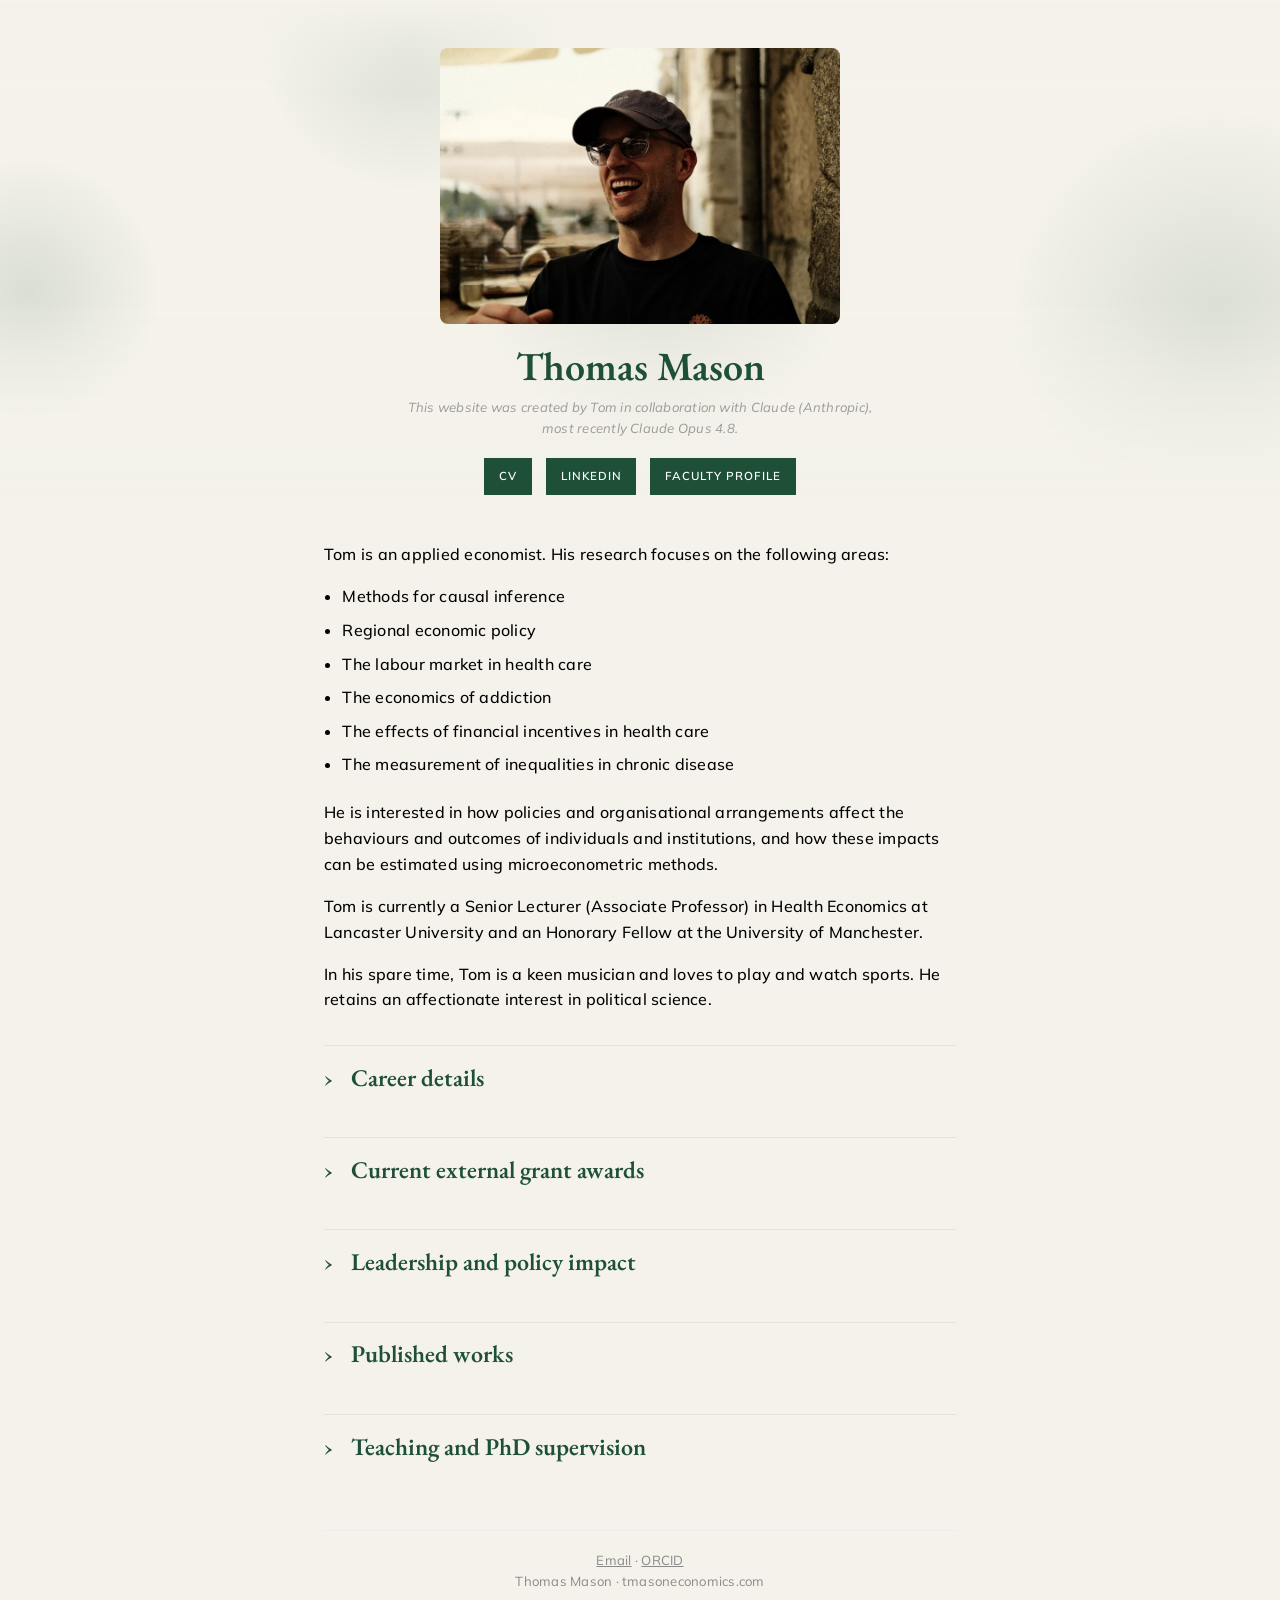
<file: index.html>
<!DOCTYPE html>
<html lang="en-GB">
<head>
<meta charset="utf-8">
<meta name="viewport" content="width=device-width, initial-scale=1">
<title>Thomas Mason | Applied Economist</title>
<meta name="description" content="Thomas Mason is an applied economist at Lancaster University working on the economics of health, work and public policy, using quasi-experimental methods and large-scale administrative data.">
<link rel="stylesheet" href="style.css">
</head>
<body>
<div class="wrap">
<header class="hero">
  <canvas class="hero-bg" aria-hidden="true"></canvas>
  <img src="headshot.jpg" alt="Thomas Mason" class="portrait">
  <h1>Thomas Mason</h1>
  <p class="credit">This website was created by Tom in collaboration with Claude (Anthropic), most recently Claude Opus 4.8.</p>
  <div class="btns">
    <a href="files/Thomas-Mason-CV.pdf">CV</a>
    <a href="https://www.linkedin.com/in/thomas-mason-5a448028/">LinkedIn</a>
    <a href="https://www.lancaster.ac.uk/health-and-medicine/dhr/people/thomas-mason">Faculty profile</a>
  </div>
</header>

<main>
<p>Tom is an applied economist. His research focuses on the following areas:</p>

<ul class="bul">
  <li>Methods for causal inference</li>
  <li>Regional economic policy</li>
  <li>The labour market in health care</li>
  <li>The economics of addiction</li>
  <li>The effects of financial incentives in health care</li>
  <li>The measurement of inequalities in chronic disease</li>
</ul>

<p>He is interested in how policies and organisational arrangements affect the behaviours and outcomes of individuals and institutions, and how these impacts can be estimated using microeconometric methods.</p>

<p>Tom is currently a Senior Lecturer (Associate Professor) in Health Economics at Lancaster University and an Honorary Fellow at the University of Manchester.</p>

<p>In his spare time, Tom is a keen musician and loves to play and watch sports. He retains an affectionate interest in political science.</p>

<details id="career">
<summary>Career details</summary>
<h3>Education</h3>
<p>BA(Hons) Economics and Politics, MSc Economics, PhD in Health Economics (University of Manchester, 2019); Fellow of the Higher Education Academy (FHEA)</p>
<p>MSc modules: Microeconomics; Macroeconomics; Time-series Analysis; Cross-Section Econometrics; Applied Econometrics; Mathematics in Economics; Financial Economics; Mechanism Design and Auction Theory</p>
<p>MSc thesis: Intergenerational transmission of drinking behaviours: an application using instrumental variables in the Health Survey for England</p>
<p>PhD thesis: Substance misuse related hospital admissions, costs and treatment outcomes: econometric analysis of administrative data for England. <a href="files/Thomas-Mason-PhD-thesis.pdf">Download (PDF)</a></p>
<h3>Appointments</h3>
<ul class="bul">
  <li>Senior Lecturer (Associate Professor (with tenure)) in Health Economics, Lancaster University, 2022-present.</li>
  <li>Research Fellow (Health Economics) and Lecturer (MSc Economics), University of Manchester, 2020-2022.</li>
  <li>Senior Research Analyst, HEOR Ltd. (private-sector consultancy), 2018-2020.</li>
  <li>Research Associate, then Research Fellow, University of Manchester, October 2010-2018.</li>
</ul>
</details>

<details>
<summary>Current external grant awards</summary>
<p>Tom is or has been a co-investigator on over &pound;13m of externally awarded research funding, from funders including the NIHR, MRC, the DHSC Policy Research Programme and NHS England. His current externally funded projects include:</p>

<h3 class="dark">The effects of regional economic policy on economic and health outcomes</h3>
<p>Tom leads a quantitative evaluation of the economic, equity and health effects of regional economic policy (community wealth building), using modern econometric approaches including generalised synthetic control and Callaway and Sant'Anna difference-in-differences (<a href="https://fundingawards.nihr.ac.uk/award/NIHR169449">NIHR169449</a>, &pound;1.6m).</p>

<h3 class="dark">The effects of care continuity under task substitution from physicians to nurse practitioners in primary care</h3>
<p>Tom is a co-investigator on a study estimating the effects of nurse practitioner continuity of care on patient outcomes and health care use under task substitution (chronic disease management), using propensity score matching and large-scale linked individual-level primary and secondary care data with national coverage (NIHR Three Schools follow-on prevention award, &pound;100k).</p>

<h3 class="dark">The economics of addiction</h3>
<p>Tom co-leads the drug and alcohol theme of the Lancaster NIHR Mental Health Research Group, quantifying the economic and health consequences of co-occurring acute mental health and addiction disorders (<a href="https://fundingawards.nihr.ac.uk/award/NIHR502773">NIHR502773</a>, &pound;11.3m).</p>

</details>

<details>
<summary>Leadership and policy impact</summary>
<p>Tom is co-Director of Research in the Division of Health Research at Lancaster University, and a member of the NIHR Public Health Research Programme Funding Committee, providing economics expertise. He is co-convenor of the economics network for the NIHR School for Public Health Research, and co-ordinates the international health economics mailing list on JISCMail. He is an Honorary Fellow of the University of Manchester and an Affiliate of The Work Foundation, a labour-market and employment think tank.</p>

<p>His research has informed national policy and NHS decision-making. A public health resource allocation formula he co-developed was adopted by the Department of Health as the basis for target allocations of the public health grant from 2016, and his evaluations have been commissioned by and reported to bodies including NHS England, the Department of Health and the Home Office.</p>

</details>

<details id="research">
<summary>Published works</summary>

<h3>Selected publications</h3>
<p><em>A selection of Tom's work; the full list by theme follows below.</em></p>
<ul>
  <li><strong>Mason T</strong>, Whittaker W, Jones A, Sutton M. Did paying drugs misuse treatment providers for outcomes lead to unintended consequences for hospital admissions? Difference-in-differences analysis of a pay-for-performance scheme in England. <em>Addiction</em>, 2021. <a href="https://doi.org/10.1111/add.15486">doi:10.1111/add.15486</a></li>
  <li><strong>Mason T</strong>, Sutton M, Whittaker W, Birch S. Exploring the limitations of age-based models for health care planning. <em>Social Science &amp; Medicine</em>, 2015. <a href="https://doi.org/10.1016/j.socscimed.2015.03.005">doi:10.1016/j.socscimed.2015.03.005</a></li>
  <li><strong>Mason T</strong>, Sutton M, Whittaker W, et al. The impact of paying treatment providers for outcomes: difference-in-differences analysis of the 'payment by results for drugs recovery' pilot. <em>Addiction</em>, 2015. <a href="https://doi.org/10.1111/add.12920">doi:10.1111/add.12920</a> (Shortlisted, EMCDDA Scientific Committee award, 2016.)</li>
  <li><strong>Mason T</strong>, Lau Y-S, Sutton M. Is the distribution of care quality provided under pay-for-performance equitable? Evidence from the Advancing Quality programme in England. <em>International Journal for Equity in Health</em>, 2016. <a href="https://doi.org/10.1186/s12939-016-0434-5">doi:10.1186/s12939-016-0434-5</a></li>
  <li>Urwin S, Lau Y-S, <strong>Mason T</strong>. Investigating the relationship between formal and informal care: an application using panel data for people living together. <em>Health Economics</em>, 2019. <a href="https://doi.org/10.1002/hec.3887">doi:10.1002/hec.3887</a></li>
</ul>

<details class="theme">
<summary>The labour market in the health sector<span class="theme-intro">Tom studies the health care labour market, including how the size, shape and skill mix of the future workforce should be planned.</span></summary>
<ul>
  <li>Mason T, Sutton M, Whittaker W, Birch S. Exploring the limitations of age-based models for health care planning. <em>Social Science &amp; Medicine</em>, 2015. <a href="https://doi.org/10.1016/j.socscimed.2015.03.005">doi:10.1016/j.socscimed.2015.03.005</a></li>
  <li>Urwin S, Lau Y-S, Mason T. Investigating the relationship between formal and informal care: an application using panel data for people living together. <em>Health Economics</em>, 2019. <a href="https://doi.org/10.1002/hec.3887">doi:10.1002/hec.3887</a></li>
  <li>Birch S, Tomblin Murphy G, MacKenzie A, Whittaker W, Mason T. Will the need-based planning of health human resources currently undertaken in several countries lead to excess supply and inefficiency? A comment on Basu and Pak. <em>Health Economics</em>, 2017. <a href="https://doi.org/10.1002/hec.3370">doi:10.1002/hec.3370</a></li>
  <li>Birch S, Mason T, Sutton M, Whittaker W. Not enough doctors or not enough needs? Refocusing health workforce planning from providers and services to populations and needs. <em>Journal of Health Services Research and Policy</em>, 2013. <a href="https://doi.org/10.1177/1355819612473592">doi:10.1177/1355819612473592</a></li>
  <li>Al Dhuhaibat A, Mason T, Koornneef E. The economic impact of medical scribe provision on physician productivity in outpatient clinics: a scoping review. <em>Cost Effectiveness and Resource Allocation</em>, 2026. <a href="https://doi.org/10.1186/s12962-026-00764-7">doi:10.1186/s12962-026-00764-7</a></li>
</ul>
</details>

<details class="theme">
<summary>Incentives and provider behaviour<span class="theme-intro">Tom evaluates how incentive schemes such as pay-for-performance affect the behaviour of health care providers, and whether they achieve their intended aims without unintended consequences.</span></summary>
<ul>
  <li>Mason T, Whittaker W, Jones A, Sutton M. Did paying drugs misuse treatment providers for outcomes lead to unintended consequences for hospital admissions? Difference-in-differences analysis of a pay-for-performance scheme in England. <em>Addiction</em>, 2021. <a href="https://doi.org/10.1111/add.15486">doi:10.1111/add.15486</a></li>
  <li>Mason T, Lau Y-S, Sutton M. Is the distribution of care quality provided under pay-for-performance equitable? Evidence from the Advancing Quality programme in England. <em>International Journal for Equity in Health</em>, 2016. <a href="https://doi.org/10.1186/s12939-016-0434-5">doi:10.1186/s12939-016-0434-5</a></li>
  <li>Mason T, Sutton M, Whittaker W, et al. The impact of paying treatment providers for outcomes: difference-in-differences analysis of the 'payment by results for drugs recovery' pilot. <em>Addiction</em>, 2015. <a href="https://doi.org/10.1111/add.12920">doi:10.1111/add.12920</a> (Shortlisted, EMCDDA Scientific Committee award, 2016.)</li>
  <li>Jones A, Pierce M, Sutton M, Mason T, Millar T. Does paying service providers by results improve recovery outcomes for drug misusers in treatment in England? <em>Addiction</em>, 2018. <a href="https://doi.org/10.1111/add.13960">doi:10.1111/add.13960</a></li>
  <li>McDonald R, Boaden R, Roland M, &hellip; Mason T, et al. A qualitative and quantitative evaluation of the Advancing Quality pay-for-performance programme in the NHS North West. <em>Health Services and Delivery Research</em>, 2015. <a href="https://doi.org/10.3310/hsdr03230">doi:10.3310/hsdr03230</a></li>
  <li>Allen T, Mason T, Whittaker W. Impacts of pay for performance on the quality of primary care. <em>Risk Management and Healthcare Policy</em>, 2014. <a href="https://doi.org/10.2147/RMHP.S46423">doi:10.2147/RMHP.S46423</a></li>
</ul>
</details>

<details class="theme">
<summary>Regional policy and resource allocation<span class="theme-intro">Tom examines how health care resources are distributed across geographical areas, including the development of needs-based funding formulae for local services.</span></summary>
<ul>
  <li>Jones A, Hayhurst K, Whittaker W, Mason T, Sutton M. Development of a resource allocation formula for substance misuse treatment services. <em>Journal of Public Health</em>, 2018. <a href="https://doi.org/10.1093/pubmed/fdx160">doi:10.1093/pubmed/fdx160</a></li>
  <li>Whittaker W, Hayhurst K, Jones A, Mason T, Sutton M. <em>Resource Allocation for Local Public Health</em>. Report for the Department of Health, 2015. <a href="https://www.gov.uk/government/uploads/system/uploads/attachment_data/file/466509/Resource_allocation_for_public_health.pdf">Report (PDF)</a></li>
  <li>Hammond J, Lorne C, Coleman A, &hellip; Mason T, et al. The spatial politics of place and health policy: exploring Sustainability and Transformation Plans in the English NHS. <em>Social Science &amp; Medicine</em>, 2017. <a href="https://doi.org/10.1016/j.socscimed.2017.08.007">doi:10.1016/j.socscimed.2017.08.007</a></li>
</ul>
</details>

<details class="theme">
<summary>The organisation and delivery of health services<span class="theme-intro">Tom studies how health services are organised and delivered, including the economic consequences of moving care between settings and of reforms to commissioning.</span></summary>
<ul>
  <li>Mason T, Jones C, Sutton M, et al. Retrospective economic analysis of the transfer of services from hospitals to the community: an application to an enhanced eye care service. <em>BMJ Open</em>, 2017. <a href="https://doi.org/10.1136/bmjopen-2016-014089">doi:10.1136/bmjopen-2016-014089</a></li>
  <li>Ackerley S, Mason T, Partington A, et al. Can we enhance neurorehabilitation through regional implementation of group-based telerehabilitation? <em>BMJ Open</em>, 2026. <a href="https://doi.org/10.1136/bmjopen-2025-101820">doi:10.1136/bmjopen-2025-101820</a></li>
  <li>Hammond J, Mason T, Sutton M, et al. Exploring the impacts of the 2012 Health and Social Care Act reforms to commissioning on clinical activity in the English NHS: a mixed methods study of cervical screening. <em>BMJ Open</em>, 2019. <a href="https://doi.org/10.1136/bmjopen-2018-024156">doi:10.1136/bmjopen-2018-024156</a></li>
</ul>
</details>

<details class="theme">
<summary>Inequalities in health and care<span class="theme-intro">Tom investigates how the quality and outcomes of care vary across places and population groups, and whether interventions widen or narrow these inequalities.</span></summary>
<ul>
  <li>Mason T, Whittaker W, Dumville JC, Bower P. Variation in appropriate diabetes care and treatment targets in urban and rural areas in England: an observational study of the 'rule of halves'. <em>BMJ Open</em>, 2022. <a href="https://doi.org/10.1136/bmjopen-2021-057244">doi:10.1136/bmjopen-2021-057244</a></li>
  <li>Lam CHM, Mason T, Hollingsworth B. Enduring inequalities in cancer care experience across England: a longitudinal analysis of NHS trusts, 2015-23. <em>Journal of Public Health</em>, 2026.</li>
  <li>Chatzi G, Whittaker W, Chandola T, Mason T, et al. Could diabetes prevention programmes result in the widening of sociodemographic inequalities in type 2 diabetes? Comparison of survey and administrative data for England. <em>Journal of Epidemiology and Community Health</em>, 2023. <a href="https://doi.org/10.1136/jech-2022-219654">doi:10.1136/jech-2022-219654</a></li>
  <li>Chatzi G, Mason T, Chandola T, et al. Sociodemographic disparities in non-diabetic hyperglycaemia and the transition to type 2 diabetes: evidence from the English Longitudinal Study of Ageing. <em>Diabetic Medicine</em>, 2020. <a href="https://doi.org/10.1111/dme.14343">doi:10.1111/dme.14343</a></li>
</ul>
</details>

<details class="theme">
<summary>Research methods and evidence synthesis<span class="theme-intro">Tom develops and appraises quantitative methods, including measurement, machine learning and novel performance metrics, and synthesises evidence through systematic and scoping reviews.</span></summary>
<ul>
  <li>Urwin S, Mason T, Whittaker W. Do different means of recording sexual orientation affect its relationship with health and wellbeing? <em>Health Economics</em>, 2021. <a href="https://doi.org/10.1002/hec.4422">doi:10.1002/hec.4422</a></li>
  <li>Lam CHM, Mason T, Hollingsworth B. Measuring performance in cancer services during COVID-19 and beyond: a novel case throughput metric using NHS Cancer Waiting Times data. <em>Journal of Public Health</em>, 2026. <a href="https://doi.org/10.1093/pubmed/fdag041">doi:10.1093/pubmed/fdag041</a></li>
  <li>Lam CHM, Cheung KC, Mason T, Hollingsworth B. COVID-19's disruptions to cancer care pathways and widening of health inequalities in the UK: a systematic review. <em>BMC Health Services Research</em>, 2026. <a href="https://doi.org/10.1186/s12913-026-14313-8">doi:10.1186/s12913-026-14313-8</a></li>
  <li>Alqawasmeh KA, Mason T, Morris A, et al. Facilitators and barriers to generic and biosimilar medications in the Middle East and North Africa: insights from physicians and pharmacists &mdash; a systematic review. <em>European Journal of Clinical Pharmacology</em>, 2025. <a href="https://doi.org/10.1007/s00228-025-03819-5">doi:10.1007/s00228-025-03819-5</a></li>
  <li>Norman G, Mason T, Dumville JC, Bower P, Wilson P, Cullum N. Approaches to enabling rapid evaluation of innovations in health and social care: a scoping review of evidence from high-income countries. <em>BMJ Open</em>, 2022. <a href="https://doi.org/10.1136/bmjopen-2022-064345">doi:10.1136/bmjopen-2022-064345</a></li>
  <li>Gordon J, Norman M, Hurst M, Mason T, et al. Using machine learning to predict anticoagulation control in atrial fibrillation: a UK Clinical Practice Research Datalink study. <em>Informatics in Medicine Unlocked</em>, 2021. <a href="https://doi.org/10.1016/j.imu.2021.100688">doi:10.1016/j.imu.2021.100688</a></li>
</ul>
</details>
</details>

<details id="teaching">
<summary>Teaching and PhD supervision</summary>
<h3>Teaching</h3>
<p>Tom's current and past taught modules: Econometrics (BSc Economics); Economics of Health (MSc Economics); Applied Health Economics (PhD and MSc in Health Economics and Policy); Data Analysis (PhD and MSc in Health Economics and Policy).</p>
<h3>PhD supervision</h3>
<p>Tom currently supervises PhD students on a range of topics across his research expertise, including estimating the effects of AI-assisted diagnosis in breast cancer screening, the impacts of admission to hospital at the weekend or weeknight for emergency care outcomes, the productivity impacts of the adoption of scribes in secondary care, and the effects of COVID-19 on inequalities in cancer care in England. He is happy to accept enquiries for PhD study on questions across his research interests.</p>
</details>
</main>

<footer>
<a href="&#109;&#97;&#105;&#108;&#116;&#111;&#58;&#116;&#46;&#109;&#97;&#115;&#111;&#110;&#53;&#64;&#108;&#97;&#110;&#99;&#97;&#115;&#116;&#101;&#114;&#46;&#97;&#99;&#46;&#117;&#107;">Email</a> &middot; <a href="https://orcid.org/0000-0003-3135-0364">ORCID</a><br>
Thomas Mason &middot; tmasoneconomics.com
</footer>
</div>
<script>
(function(){
  var c=document.querySelector('.hero-bg'); if(!c) return;
  var ctx,W,H,blobs,raf,STONE='#f4f2ea';
  var reduce=window.matchMedia&&window.matchMedia('(prefers-reduced-motion: reduce)').matches;
  function size(){var r=c.getBoundingClientRect();var d=Math.min(window.devicePixelRatio||1,2);c.width=Math.max(1,r.width*d);c.height=Math.max(1,r.height*d);ctx=c.getContext('2d');ctx.setTransform(d,0,0,d,0,0);W=r.width;H=r.height;}
  function initBlobs(){blobs=[];for(var i=0;i<4;i++){blobs.push({x:Math.random()*W,y:Math.random()*H,vx:(Math.random()-.5)*.26,vy:(Math.random()-.5)*.2,r:120+Math.random()*90});}}
  function draw(move){ctx.fillStyle=STONE;ctx.fillRect(0,0,W,H);for(var i=0;i<blobs.length;i++){var b=blobs[i];if(move){b.x+=b.vx;b.y+=b.vy;if(b.x<-50||b.x>W+50)b.vx*=-1;if(b.y<-50||b.y>H+50)b.vy*=-1;}var g=ctx.createRadialGradient(b.x,b.y,0,b.x,b.y,b.r);g.addColorStop(0,'rgba(30,80,56,0.12)');g.addColorStop(1,'rgba(30,80,56,0)');ctx.fillStyle=g;ctx.beginPath();ctx.arc(b.x,b.y,b.r,0,7);ctx.fill();}}
  function loop(){draw(true);raf=requestAnimationFrame(loop);}
  function start(){size();initBlobs();if(reduce){draw(false);}else{if(raf)cancelAnimationFrame(raf);loop();}}
  start();
  window.addEventListener('load',start);
  var t;window.addEventListener('resize',function(){clearTimeout(t);t=setTimeout(start,200);});
})();
</script>
</body>
</html>
</file>
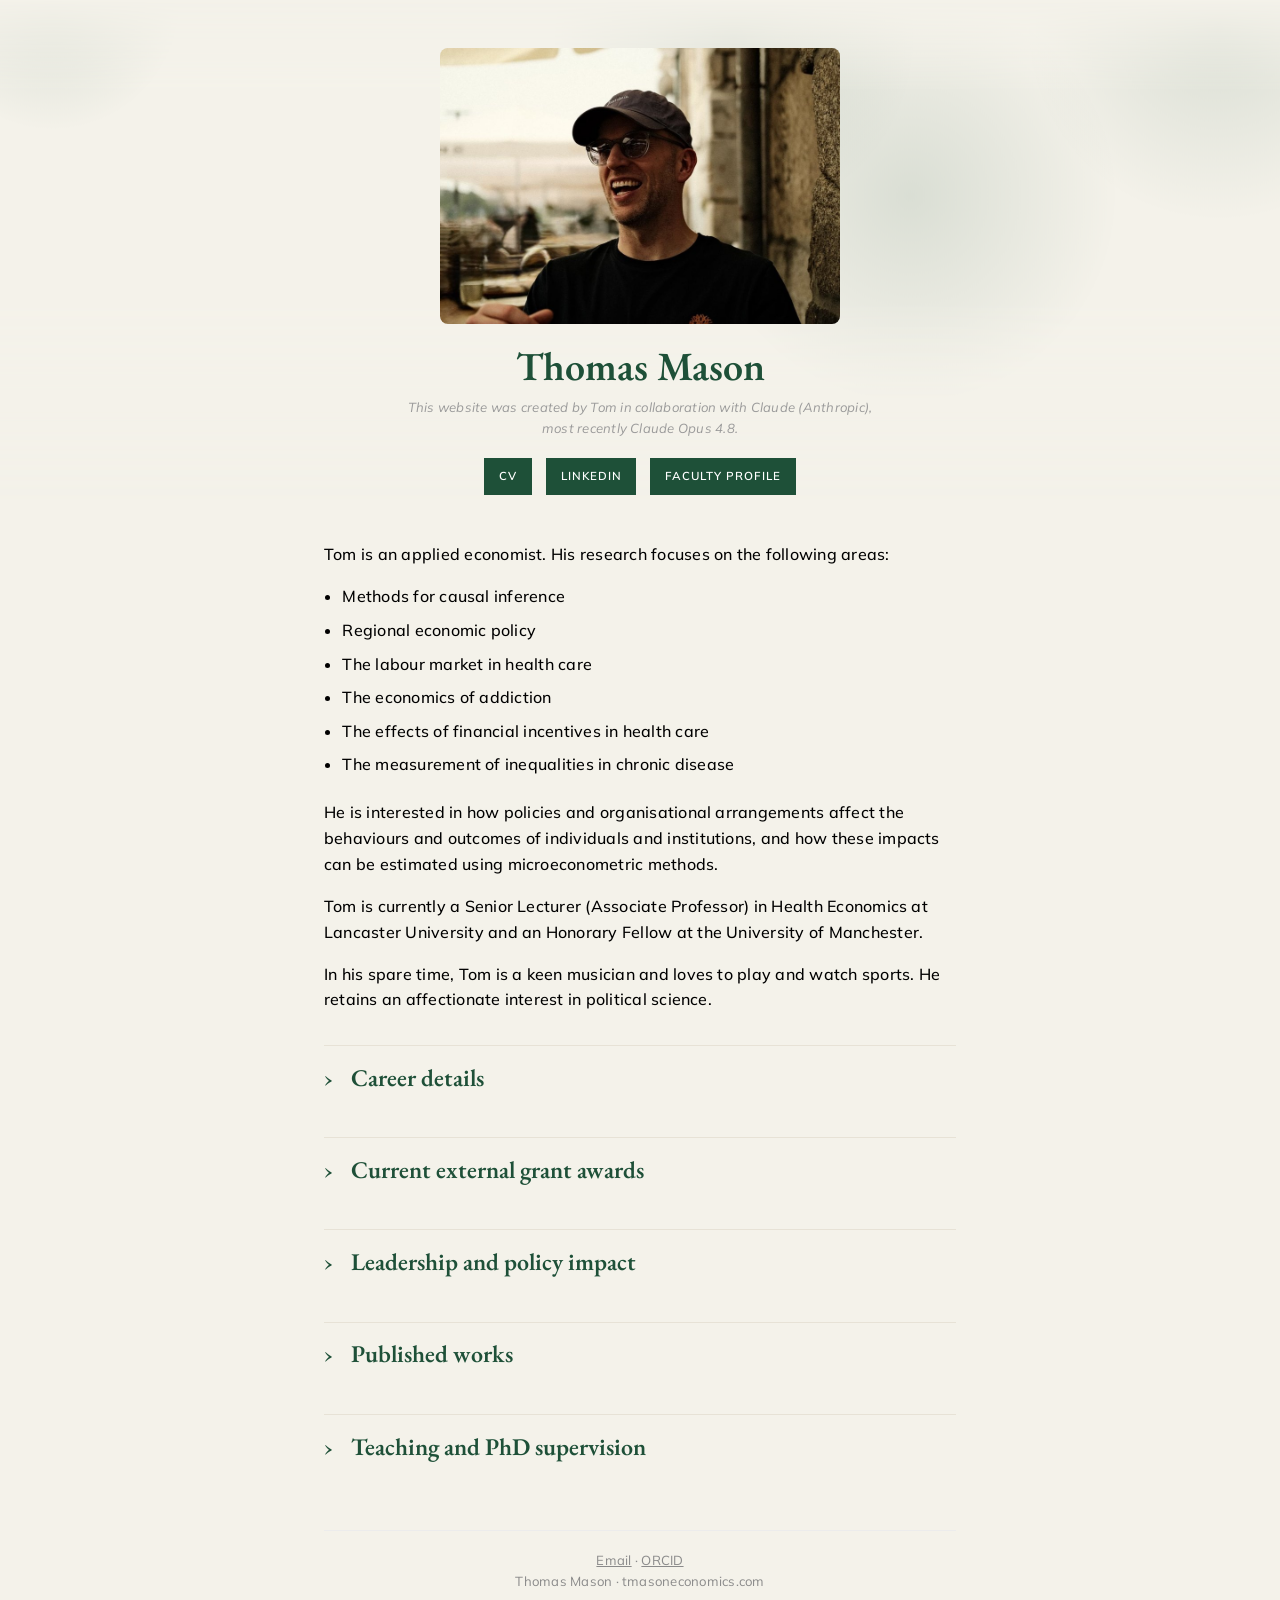
<file: cv.html>
<!DOCTYPE html>
<html lang="en-GB">
<head>
<meta charset="utf-8">
<meta http-equiv="refresh" content="0; url=index.html#career">
<link rel="canonical" href="https://tmasoneconomics.com/index.html#career">
<title>Career details | Thomas Mason</title>
</head>
<body>
<p>This page has moved: <a href="index.html#career">tmasoneconomics.com#career</a></p>
</body>
</html>
</file>
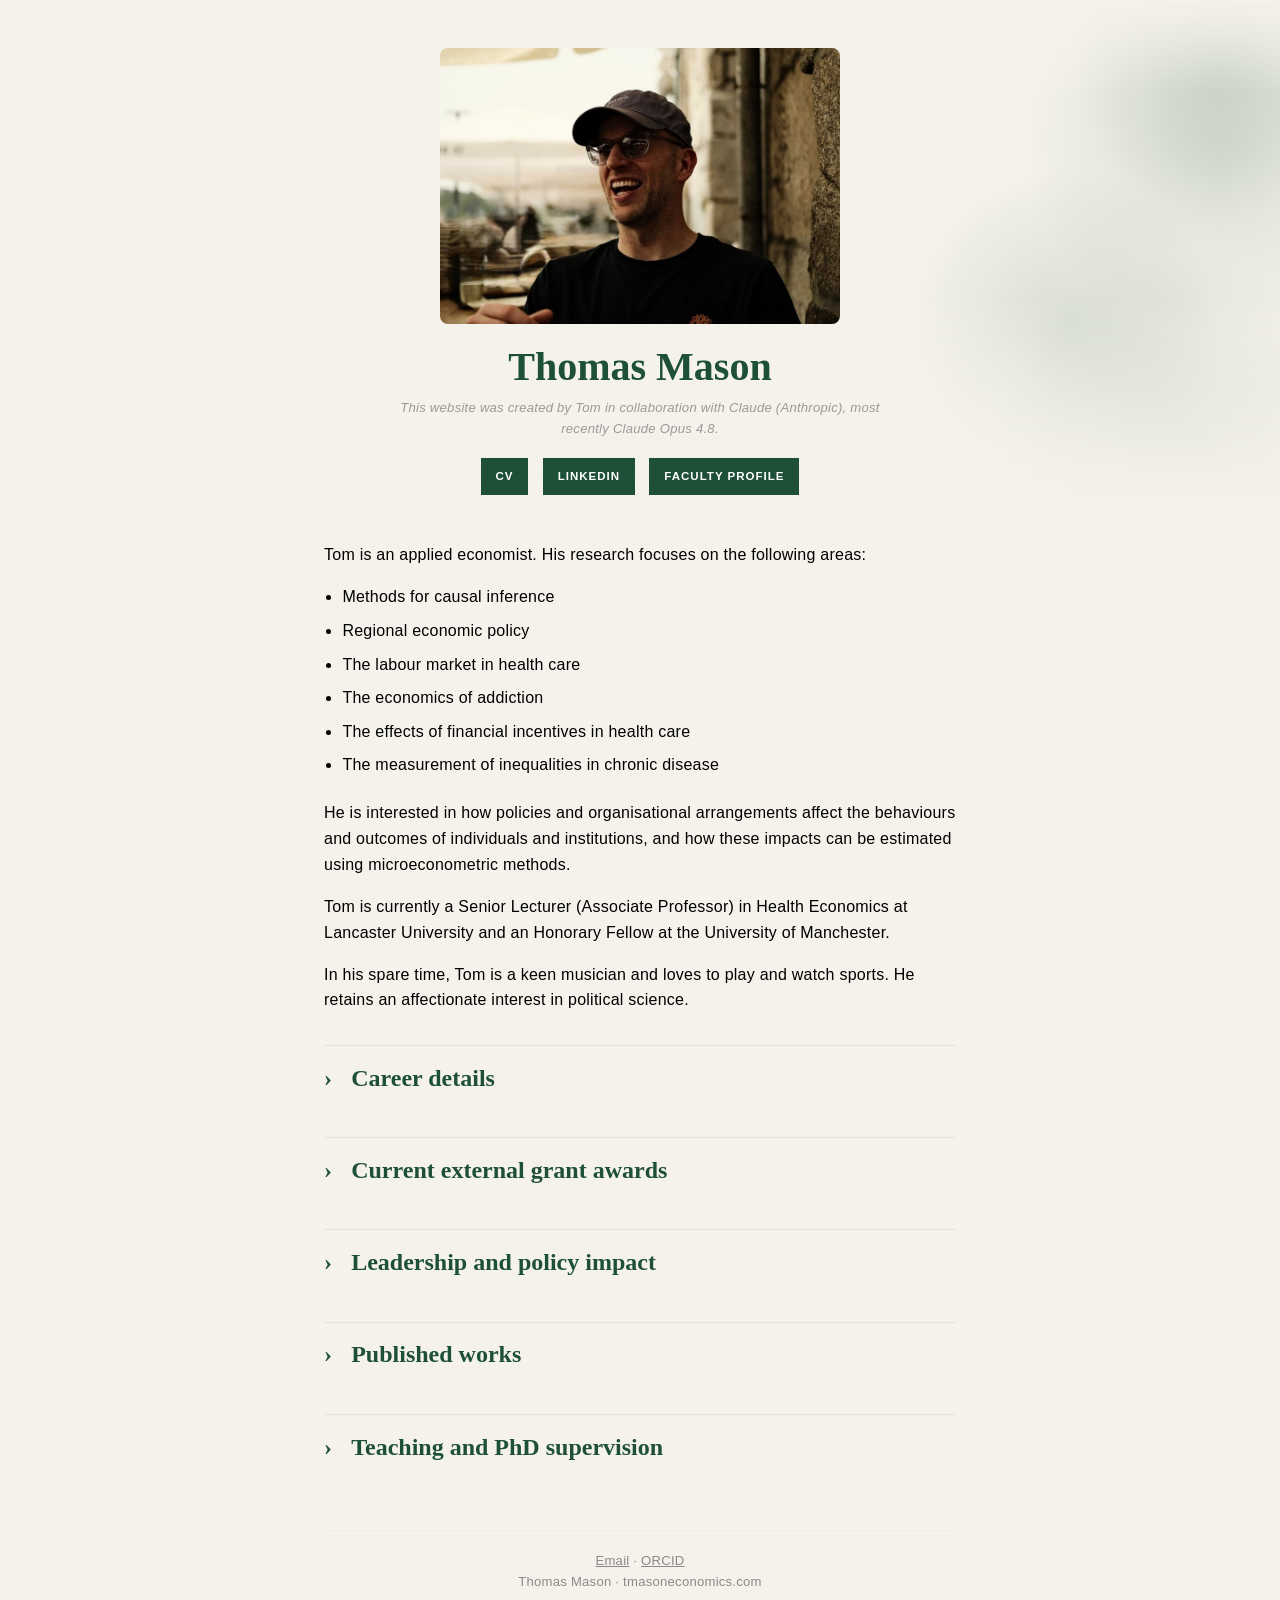
<file: policy.html>
<!DOCTYPE html>
<html lang="en-GB">
<head>
<meta charset="utf-8">
<meta http-equiv="refresh" content="0; url=index.html">
<link rel="canonical" href="https://tmasoneconomics.com/">
<title>Thomas Mason</title>
</head>
<body>
<p>This page has moved: <a href="index.html">tmasoneconomics.com</a></p>
</body>
</html>
</file>
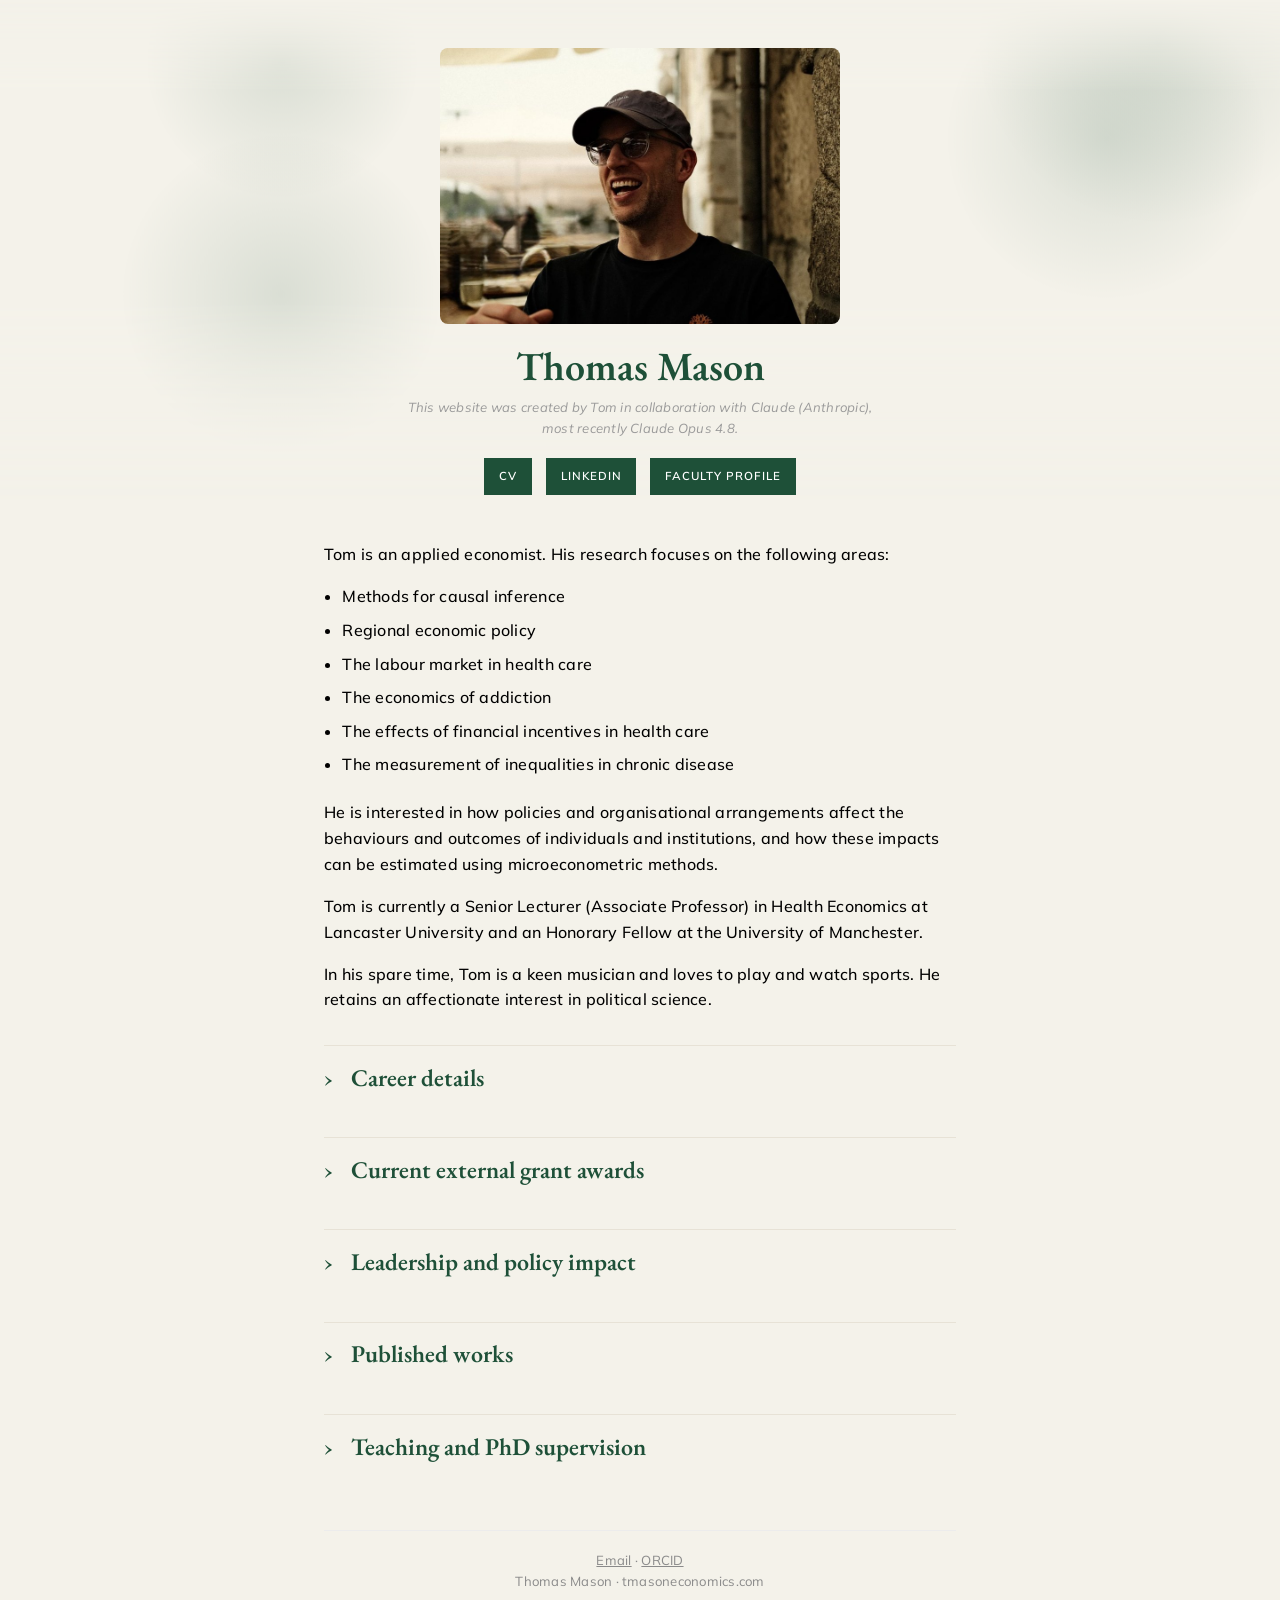
<file: research.html>
<!DOCTYPE html>
<html lang="en-GB">
<head>
<meta charset="utf-8">
<meta http-equiv="refresh" content="0; url=index.html#research">
<link rel="canonical" href="https://tmasoneconomics.com/index.html#research">
<title>Research | Thomas Mason</title>
</head>
<body>
<p>This page has moved: <a href="index.html#research">tmasoneconomics.com#research</a></p>
</body>
</html>
</file>
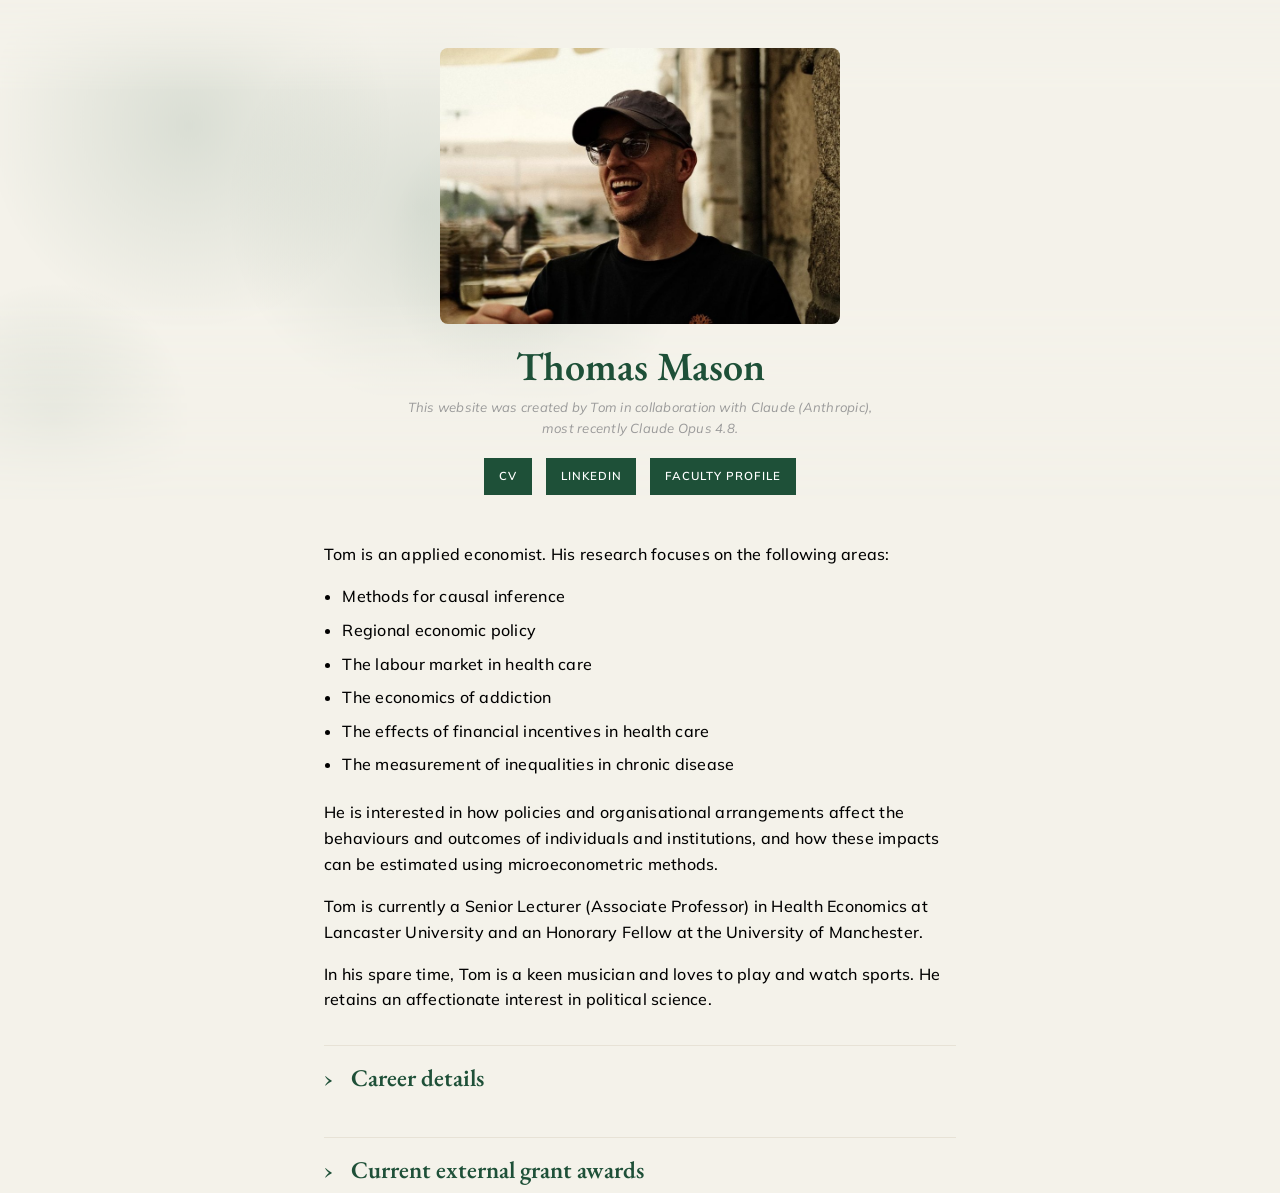
<file: teaching.html>
<!DOCTYPE html>
<html lang="en-GB">
<head>
<meta charset="utf-8">
<meta http-equiv="refresh" content="0; url=index.html#teaching">
<link rel="canonical" href="https://tmasoneconomics.com/index.html#teaching">
<title>Teaching and PhD supervision | Thomas Mason</title>
</head>
<body>
<p>This page has moved: <a href="index.html#teaching">tmasoneconomics.com#teaching</a></p>
</body>
</html>
</file>
<file: style.css>
/* tmasoneconomics.com - centred single-column academic layout */
@import url('https://fonts.googleapis.com/css2?family=EB+Garamond:ital,wght@0,400;0,500;0,600;1,400&family=Mulish:wght@400;500;600;700;800&display=swap');
* { box-sizing: border-box; }
html { font-size: 16px; }
body {
  font-family: "Mulish", -apple-system, "Helvetica Neue", Helvetica, Arial, sans-serif;
  color: #000;
  background: #f4f2ea;
  margin: 0;
  line-height: 1.6;
  letter-spacing: 0.015em;
  overflow-x: hidden;
}
.wrap { max-width: 680px; margin: 0 auto; padding: 3rem 1.5rem 3.5rem; }
/* ---- hero ---- */
.hero { position: relative; text-align: center; margin-bottom: 2.4rem; }
.hero > *:not(.hero-bg) { position: relative; z-index: 1; }
.hero-bg { position: absolute; top: -3rem; left: 50%; transform: translateX(-50%); width: 100vw; height: calc(100% + 3rem); z-index: 0; pointer-events: none; -webkit-mask-image: linear-gradient(to bottom, transparent 0%, #000 18%, #000 60%, transparent 100%); mask-image: linear-gradient(to bottom, transparent 0%, #000 18%, #000 60%, transparent 100%); }
.hero .portrait {
  width: 100%;
  max-width: 400px;
  height: auto;
  display: block;
  margin: 0 auto 1.3rem;
  border-radius: 8px;
}
.hero h1 {
  font-family: "EB Garamond", Georgia, serif;
  font-size: 2.5rem;
  font-weight: 600;
  letter-spacing: 0;
  line-height: 1.08;
  color: #1e5038;
  margin: 0 0 0.55rem;
}
.affil {
  font-size: 0.95rem;
  font-weight: 500;
  color: #5a5a5a;
  line-height: 1.4;
  max-width: 30rem;
  margin: 0 auto 1.1rem;
}
.hero nav { margin-bottom: 1.3rem; }
.hero nav a {
  font-size: 0.95rem;
  font-weight: 600;
  color: #1a4068;
  text-decoration: underline;
  text-underline-offset: 3px;
  text-decoration-thickness: 1px;
  margin: 0 0.55rem;
  letter-spacing: 0;
}
.hero nav a:hover { color: #12314f; }
.hero nav a.current { color: #9a9a9a; text-decoration: none; }
/* ---- buttons (centred) ---- */
.btns { margin: 0.3rem 0 0; }
.btns a {
  display: inline-block;
  background: #1e5038;
  color: #fff;
  text-decoration: none;
  font-size: 0.72rem;
  font-weight: 600;
  letter-spacing: 1px;
  text-transform: uppercase;
  padding: 0.8em 1.3em;
  margin: 0 0.3rem 0.55rem;
}
.btns a:hover { background: #163a29; }
/* ---- body text ---- */
main { text-align: left; }
main p { margin: 0 0 1.05rem; font-size: 1rem; font-weight: 500; }
main a {
  color: #000;
  text-decoration: underline;
  text-underline-offset: 2px;
  text-decoration-thickness: 1px;
}
main a:hover { color: #555; }
h2 {
  font-family: "EB Garamond", Georgia, serif;
  font-size: 1.5rem;
  font-weight: 600;
  letter-spacing: 0;
  color: #121212;
  margin: 2.8rem 0 1rem;
}
h3 {
  font-family: "EB Garamond", Georgia, serif;
  font-size: 1.2rem;
  font-weight: 600;
  color: #3a6b52;
  margin: 1.8rem 0 0.6rem;
}
h3.dark { color: #121212; }
details { border-top: 1px solid #e7e2d6; margin-top: 2rem; padding: 0.5rem 0 0.2rem; }
summary {
  font-family: "EB Garamond", Georgia, serif;
  font-size: 1.5rem;
  font-weight: 600;
  letter-spacing: 0;
  color: #1e5038;
  cursor: pointer;
  padding: 0.3rem 0;
  list-style: none;
  transition: color 0.12s;
}
summary::-webkit-details-marker { display: none; }
summary::before {
  content: "\203A";
  display: inline-block;
  width: 0.9em;
  margin-right: 0.35rem;
  color: #1e5038;
  transform: rotate(0deg);
  transition: transform 0.15s ease;
}
details[open] > summary::before { transform: rotate(90deg); }
summary:hover { color: #163a29; }
details[open] { padding-bottom: 0.7rem; }
details > *:not(summary):first-of-type { margin-top: 0.7rem; }
/* ---- nested theme dropdowns inside Published works ---- */
details.theme { border-top: none; margin-top: 0.5rem; padding: 0; }
details.theme > summary { font-size: 1.2rem; color: #3a6b52; padding: 0.3rem 0; }
details.theme > summary::before { color: #3a6b52; }
details.theme > summary:hover { color: #1e5038; }
details.theme[open] { padding-bottom: 0.3rem; }
.theme-intro { display: block; font-family: "Mulish", -apple-system, "Helvetica Neue", Helvetica, Arial, sans-serif; font-size: 0.95rem; font-weight: 500; font-style: italic; color: #5a5a5a; margin: 0.35rem 0 0 1.25rem; }
p.small, .small { font-size: 0.82rem; color: #8a8a8a; }
.credit { margin: 0.2rem auto 1.2rem; max-width: 30rem; font-size: 0.82rem; font-weight: 400; font-style: italic; color: #9a9a9a; }
/* ---- lists ---- */
main ul { list-style: none; padding-left: 0; margin: 0 0 1.3rem; }
main ul li { margin-bottom: 0.7rem; font-size: 1rem; font-weight: 500; }
ul.bul { list-style: disc; padding-left: 1.15rem; margin: 0 0 1.4rem; }
ul.bul li { margin-bottom: 0.5rem; }
/* ---- footer ---- */
footer {
  margin-top: 3.5rem;
  text-align: center;
  font-size: 0.82rem;
  color: #8a8a8a;
  border-top: 1px solid #ececec;
  padding-top: 1.2rem;
}
footer a { color: #8a8a8a; }
/* ---- narrow screens ---- */
@media (max-width: 620px) {
  .wrap { padding: 2rem 1.2rem 2.5rem; }
  .hero h1 { font-size: 2rem; }
  .hero .portrait { max-width: 320px; }
}
</file>
